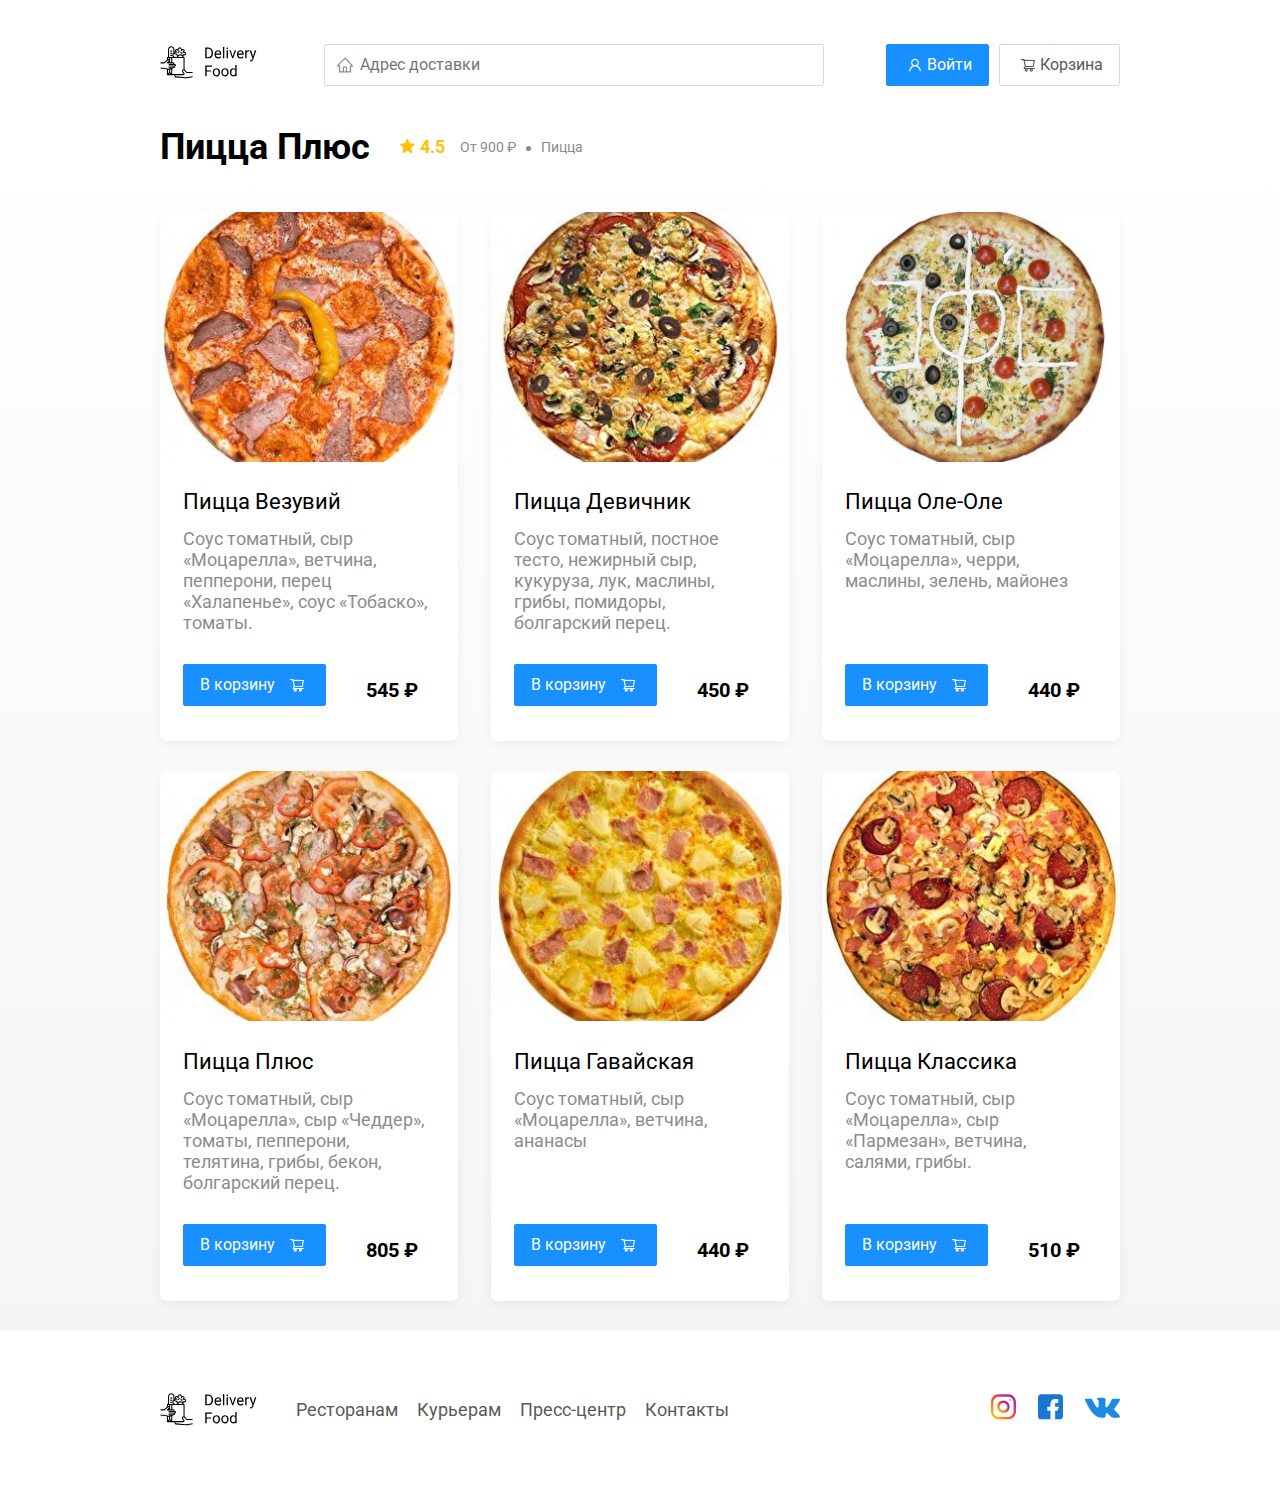
<file: restaurant.html>
<!DOCTYPE html>
<html lang="ru">

<head>
	<meta charset="UTF-8" />
	<meta name="viewport" content="width=device-width, initial-scale=1.0" />
	<title>PizzaBurger — доставка еды на дом</title>
	<link href="https://fonts.googleapis.com/css?family=Roboto:400,700&display=swap&subset=cyrillic" rel="stylesheet" />
	<link rel="stylesheet" href="css/normalize.css" />
	<link rel="stylesheet" href="css/style.css" />
</head>

<body>
	<div class="container">
		<header class="header">
			<a href="index.html" class="logo">
				<img src="img/icon/logo.svg" alt="Logo" />
			</a>
			<label class="address">
				<input type="text" class="input input-address" placeholder="Адрес доставки" />
			</label>
			<div class="buttons">
				<button class="button button-primary button-auth">
					<span class="button-auth-svg"></span>
					<span class="button-text">Войти</span>
				</button>
				<button class="button" id="cart-button">
					<span class="button-cart-svg"></span>
					<span class="button-text">Корзина</span>
				</button>
			</div>
		</header>
	</div>
	<!-- /.container  -->

	<main class="main">
		<div class="container">
			<section class="menu">
				<div class="section-heading">
					<h2 class="section-title restaurant-title">Пицца Плюс</h2>
					<div class="card-info">
						<div class="rating">
							4.5
						</div>
						<div class="price">От 900 ₽</div>
						<div class="category">Пицца</div>
					</div>
					<!-- /.card-info -->
				</div>
				<div class="cards cards-menu">
					<div class="card">
						<img src="img/pizza-plus/pizza-vesuvius.jpg" alt="image" class="card-image" />
						<div class="card-text">
							<div class="card-heading">
								<h3 class="card-title card-title-reg">Пицца Везувий</h3>
							</div>
							<!-- /.card-heading -->
							<div class="card-info">
								<div class="ingredients">Соус томатный, сыр «Моцарелла», ветчина, пепперони, перец
									«Халапенье», соус «Тобаско», томаты.
								</div>
							</div>
							<!-- /.card-info -->
							<div class="card-buttons">
								<button class="button button-primary button-add-cart">
									<span class="button-card-text">В корзину</span>
									<span class="button-cart-svg"></span>
								</button>
								<strong class="card-price-bold">545 ₽</strong>
							</div>
						</div>
						<!-- /.card-text -->
					</div>
					<!-- /.card -->

					<div class="card">
						<img src="img/pizza-plus/pizza-girls.jpg" alt="image" class="card-image" />
						<div class="card-text">
							<div class="card-heading">
								<h3 class="card-title card-title-reg">Пицца Девичник</h3>
							</div>
							<!-- /.card-heading -->
							<div class="card-info">
								<div class="ingredients">Соус томатный, постное тесто, нежирный сыр, кукуруза, лук, маслины,
									грибы, помидоры, болгарский перец.
								</div>
							</div>
							<!-- /.card-info -->
							<div class="card-buttons">
								<button class="button button-primary button-add-cart">
									<span class="button-card-text">В корзину</span>
									<span class="button-cart-svg"></span>
								</button>
								<strong class="card-price-bold">450 ₽</strong>
							</div>
						</div>
						<!-- /.card-text -->
					</div>
					<!-- /.card -->

					<div class="card">
						<img src="img/pizza-plus/pizza-oleole.jpg" alt="image" class="card-image" />
						<div class="card-text">
							<div class="card-heading">
								<h3 class="card-title card-title-reg">Пицца Оле-Оле</h3>
							</div>
							<!-- /.card-heading -->
							<div class="card-info">
								<div class="ingredients">Соус томатный, сыр «Моцарелла», черри, маслины, зелень, майонез
								</div>
							</div>
							<!-- /.card-info -->
							<div class="card-buttons">
								<button class="button button-primary button-add-cart">
									<span class="button-card-text">В корзину</span>
									<span class="button-cart-svg"></span>
								</button>
								<strong class="card-price-bold">440 ₽</strong>
							</div>
						</div>
						<!-- /.card-text -->
					</div>
					<!-- /.card -->

					<div class="card">
						<img src="img/pizza-plus/pizza-plus.jpg" alt="image" class="card-image" />
						<div class="card-text">
							<div class="card-heading">
								<h3 class="card-title card-title-reg">Пицца Плюс</h3>
							</div>
							<!-- /.card-heading -->
							<div class="card-info">
								<div class="ingredients">Соус томатный, сыр «Моцарелла», сыр «Чеддер», томаты, пепперони,
									телятина, грибы, бекон, болгарский перец.
								</div>
							</div>
							<!-- /.card-info -->
							<div class="card-buttons">
								<button class="button button-primary button-add-cart">
									<span class="button-card-text">В корзину</span>
									<span class="button-cart-svg"></span>
								</button>
								<strong class="card-price-bold">805 ₽</strong>
							</div>
						</div>
						<!-- /.card-text -->
					</div>
					<!-- /.card -->

					<div class="card">
						<img src="img/pizza-plus/pizza-hawaiian.jpg" alt="image" class="card-image" />
						<div class="card-text">
							<div class="card-heading">
								<h3 class="card-title card-title-reg">Пицца Гавайская</h3>
							</div>
							<!-- /.card-heading -->
							<div class="card-info">
								<div class="ingredients">Соус томатный, сыр «Моцарелла», ветчина, ананасы</div>
							</div>
							<!-- /.card-info -->
							<div class="card-buttons">
								<button class="button button-primary button-add-cart">
									<span class="button-card-text">В корзину</span>
									<span class="button-cart-svg"></span>
								</button>
								<strong class="card-price-bold">440 ₽</strong>
							</div>
						</div>
						<!-- /.card-text -->
					</div>
					<!-- /.card -->

					<div class="card">
						<img src="img/pizza-plus/pizza-classic.jpg" alt="image" class="card-image" />
						<div class="card-text">
							<div class="card-heading">
								<h3 class="card-title card-title-reg">Пицца Классика</h3>
							</div>
							<!-- /.card-heading -->
							<div class="card-info">
								<div class="ingredients">Соус томатный, сыр «Моцарелла», сыр «Пармезан», ветчина, салями,
									грибы.
								</div>
							</div>
							<!-- /.card-info -->
							<div class="card-buttons">
								<button class="button button-primary button-add-cart">
									<span class="button-card-text">В корзину</span>
									<span class="button-cart-svg"></span>
								</button>
								<strong class="card-price-bold">510 ₽</strong>
							</div>
						</div>
						<!-- /.card-text -->
					</div>
					<!-- /.card -->
				</div>
				<!-- /.cards -->
			</section>
		</div>
		<!-- /.container -->
	</main>

	<footer class="footer">
		<div class="container">
			<div class="footer-block">
				<img src="img/icon/logo.svg" alt="logo" class="logo footer-logo" />
				<nav class="footer-nav">
					<a href="#" class="footer-link">Ресторанам </a>
					<a href="#" class="footer-link">Курьерам</a>
					<a href="#" class="footer-link">Пресс-центр</a>
					<a href="#" class="footer-link">Контакты</a>
				</nav>
				<div class="social-links">
					<a href="#" class="social-link"><img src="img/social/instagram.svg" alt="instagram" /></a>
					<a href="#" class="social-link"><img src="img/social/fb.svg" alt="facebook" /></a>
					<a href="#" class="social-link"><img src="img/social/vk.svg" alt="vk" /></a>
				</div>
				<!-- /.social-links -->
			</div>
			<!-- /.footer-block -->
		</div>
	</footer>

	<div class="modal modal-cart">
		<div class="modal-dialog">
			<div class="modal-header">
				<h3 class="modal-title">Корзина</h3>
				<button class="close">&times;</button>
			</div>
			<!-- /.modal-header -->
			<div class="modal-body">
				<div class="food-row">
					<span class="food-name">Ролл угорь стандарт</span>
					<strong class="food-price">250 ₽</strong>
					<div class="food-counter">
						<button class="counter-button">-</button>
						<span class="counter">1</span>
						<button class="counter-button">+</button>
					</div>
				</div>
				<!-- /.foods-row -->
				<div class="food-row">
					<span class="food-name">Ролл угорь стандарт</span>
					<strong class="food-price">250 ₽</strong>
					<div class="food-counter">
						<button class="counter-button">-</button>
						<span class="counter">1</span>
						<button class="counter-button">+</button>
					</div>
				</div>
				<!-- /.foods-row -->
				<div class="food-row">
					<span class="food-name">Ролл угорь стандарт</span>
					<strong class="food-price">250 ₽</strong>
					<div class="food-counter">
						<button class="counter-button">-</button>
						<span class="counter">1</span>
						<button class="counter-button">+</button>
					</div>
				</div>
				<!-- /.foods-row -->
				<div class="food-row">
					<span class="food-name">Ролл угорь стандарт</span>
					<strong class="food-price">250 ₽</strong>
					<div class="food-counter">
						<button class="counter-button">-</button>
						<span class="counter">1</span>
						<button class="counter-button">+</button>
					</div>
				</div>
				<!-- /.foods-row -->
			</div>
			<!-- /.modal-body -->
			<div class="modal-footer">
				<span class="modal-pricetag">1250 ₽</span>
				<div class="footer-buttons">
					<button class="button button-primary">Оформить заказ</button>
					<button class="button clear-cart">Отмена</button>
				</div>
			</div>
			<!-- /.modal-footer -->
		</div>
		<!-- /.modal-dialog -->
	</div>


	<script src="js/main.js"></script>
</body>

</html>
</file>
<file: css/style.css>
* {
	box-sizing: border-box;
}

body {
	font-family: "Roboto", sans-serif;
	padding-top: 44px;
}

a,
button {
	cursor: pointer;
	color: inherit;
}

.hide {
	display: none;
}

.container {
	max-width: 1200px;
	margin: auto;
}

.header {
	display: flex;
	align-items: center;
	justify-content: space-between;
	margin-bottom: 40px;
}

.input {
	background-color: #ffffff;
	border: 1px solid #d9d9d9;
	border-radius: 2px;
	font-size: 16px;
	line-height: 24px;
	padding: 8px 8px 8px 35px;
	background-repeat: no-repeat;
	background-position: left 11px center;
}

.address {
	flex: 0.8;
}

.input-address {
	width: 100%;
	background-image: url(../img/icon/home.svg);
}

.search {
	margin-left: auto;
}

.input-search {
	width: 300px;
	background-image: url(../img/icon/search.svg);

}

.buttons {
	display: flex;
	align-items: center;
}

.button {
	display: flex;
	align-items: center;
	padding: 8px 16px;
	background: #ffffff;
	border: 1px solid #d9d9d9;
	box-sizing: border-box;
	box-shadow: 0 0 2px rgba(0, 0, 0, 0.0015);
	border-radius: 2px;
	color: #595959;
	font-size: 16px;
	line-height: 24px;
}

.button:hover {
	background: #1890ff;
	border: 1px solid #1890ff;
	color: #fff;
}


.button-primary {
	background: #1890ff;
	border: 1px solid #1890ff;
	color: #fff;
	margin-right: 10px;
}

.button-primary:hover {
	background: #ffffff;
	border: 1px solid #d9d9d9;
	color: #595959;
}

.button-icon {
	margin-right: 6px;
}

.button-card-text {
	margin-right: 10px;
}

.button-auth {
	background-position: 20px 13px;
}

.button-primary .button-auth-svg {
	width: 24px;
	height: 24px;
	background-color: #fff;
	-webkit-mask: url("../img/icon/user.svg") no-repeat 50% 50%;
	mask: url("../img/icon/user.svg") no-repeat 50% 50%;
	background-repeat: no-repeat;
}

.button-primary:hover .button-auth-svg {
	background-color: #595959;
}

.button .button-cart-svg {
	width: 24px;
	height: 24px;
	background-color: #595959;
	-webkit-mask: url("../img/icon/shopping-cart.svg") no-repeat 50% 50%;
	mask: url("../img/icon/shopping-cart.svg") no-repeat 50% 50%;
	background-repeat: no-repeat;
}

.button-primary .button-cart-svg {
	background-color: #fff;
}

.button:hover .button-cart-svg {
	background-color: #fff;
}

.button-primary:hover .button-cart-svg {
	background-color: #595959;
}

.button-cart {
	display: none;
	margin: 0 5px;
}

.button-out {
	display: none;
	margin: 0 5px;
}

.user-name {
	display: none;
	margin-right: 20px;
	font-weight: bold;
	font-size: 18px;
}

.promo-slider {

	width: 600px;
	height: 300px;

}

.promo {
	box-shadow: 0 7px 12px rgba(158, 158, 163, 0.1);
	border-radius: 10px;
	padding: 68px 70px;
	margin-bottom: 56px;
}

.pizza {
	background: #fff1b8 url(../img/promo/pizza.png) no-repeat top -100px right -250px / 830px
}

.kebab {
	background: #D6E4FF url(../img/promo/kebab.png) no-repeat top 45px right 40px / 450px;
}

.vegetables {
	background: #FFF566 url(../img/promo/vegetables.png) no-repeat top 0 right 0 / 825px
}

.sushi {
	background: #FFF1F0 url(../img/promo/sushi.png) no-repeat top 10px right 15px / 500px
}

.promo-title {
	font-style: normal;
	font-weight: bold;
	font-size: 39px;
	line-height: 46px;
	color: #302c34;
}

.promo-text {
	font-style: normal;
	font-weight: normal;
	font-size: 24px;
	line-height: 28px;
	color: #302c34;
	max-width: 538px;
}

.main {
	background: linear-gradient(180deg, rgba(245, 245, 245, 0) 1.04%, #f5f5f5 100%);
}

.section-heading {
	display: flex;
	align-items: center;
	margin-bottom: 44px;
}

.section-title {
	font-style: normal;
	font-weight: bold;
	font-size: 36px;
	line-height: 42px;
	margin: 0 30px 0 0;
	color: #000000;
}

.cards {
	display: flex;
	align-items: flex-start;
	justify-content: space-between;
	flex-wrap: wrap;
}

.card {
	background: #ffffff;
	box-shadow: 0 4px 12px rgba(0, 0, 0, 0.05);
	border-radius: 7px;
	overflow: hidden;
	margin-bottom: 30px;
	flex-basis: 31%;
	text-decoration: none;

}

.card-restaurant {
	cursor: pointer
}

.card-image {
	width: 100%;
	height: 250px;
	object-fit: cover;
}


.card-text {
	padding: 20px 23px 35px;
	min-height: 275px;
	display: flex;
	flex-direction: column;
}



.restaurants .card-text {
	min-height: auto;
}

.card-heading {
	display: flex;
	align-items: center;
	justify-content: space-between;
	margin-bottom: 10px;
}

.card-title {
	margin: 0;
	font-style: normal;
	font-weight: bold;
	font-size: 22px;
	line-height: 32px;
}

.card-title-reg {
	font-weight: 400;
}

.card-tag {
	font-style: normal;
	font-weight: normal;
	font-size: 12px;
	line-height: 20px;
	color: #ffffff;
	background: #262626;
	border-radius: 2px;
	padding: 1px 8px;
}

.card-info {
	display: flex;
	align-items: center;
	flex-wrap: wrap;
}

.card-buttons {
	display: flex;
	margin-top: 24px;
	flex-grow: 1;
	align-items: flex-end;
}

.card-price-bold {
	font-weight: bold;
	font-size: 20px;
	line-height: 32px;
	margin-left: 30px;
}

.rating {
	background-image: url("../img/icon/rating.svg");
	background-repeat: no-repeat;
	background-position: 0 7px;
	padding-left: 20px;
	margin-right: 26px;
	color: #ffc107;
	font-weight: bold;
	font-size: 18px;
	line-height: 32px;
}

.price,
.category {
	color: #8c8c8c;
	font-size: 18px;
	line-height: 32px;
}

.price {
	margin-right: 10px;
}

.ingredients {
	color: #8c8c8c;
	font-size: 18px;
	line-height: 21px;
}

.category {
	text-overflow: ellipsis;
	overflow: hidden;
	white-space: nowrap;
	max-width: 150px;
}

.price:after {
	content: "";
	width: 5px;
	height: 5px;
	background-color: #8c8c8c;
	display: inline-block;
	vertical-align: middle;
	border-radius: 50%;
	margin-left: 10px;
}

.footer {
	padding: 60px 0;
}

.footer-block {
	display: flex;
	align-items: center;
	justify-content: space-between;
}

.footer-nav {
	margin-left: 35px;
	margin-right: auto;
}

.footer-link {
	display: inline-block;
	color: #595959;
	font-style: normal;
	font-weight: normal;
	font-size: 18px;
	line-height: 21px;
	text-decoration: none;
}

.footer-link:not(:last-child) {
	margin-right: 15px;
}

.social-links {
	display: flex;
	align-items: center;
}

.social-link:not(:last-child) {
	margin-right: 21px;
}

.modal {
	position: fixed;
	left: 0;
	top: 0;
	width: 100%;
	height: 100%;
	background: rgba(0, 0, 0, 0.4);
	display: none;
	z-index: 999;
}

.modal-auth {
	position: fixed;
	left: 0;
	top: 0;
	width: 100%;
	height: 100%;
	background: rgba(0, 0, 0, 0.4);
	display: none;
	z-index: 999;
}

.is-open {
	display: flex;
}

.modal-dialog {
	max-width: 780px;
	width: 95%;
	background: #ffffff;
	border-radius: 5px;
	margin: auto;
	padding: 40px 45px;
}

.modal-dialog-auth {
	width: auto;
	position: relative;
}

.label-auth {
	display: block;
	margin: 30px;
}

.label-auth span {
	width: 80px;
	display: inline-block;
}

.modal-header {
	display: flex;
	align-items: center;
	justify-content: space-between;
	margin-bottom: 45px;
}

.modal-title {
	margin: 0;
	font-weight: bold;
	font-size: 36px;
	line-height: 42px;
}

.close {
	font-size: 36px;
	border: none;
	background-color: transparent;
}

.close-auth {
	font-size: 36px;
	border: none;
	background-color: transparent;
	position: absolute;
	top: 10px;
	right: 20px;
}

.modal-body {
	margin-bottom: 22px;
}

.food-row {
	display: flex;
	align-items: flex-start;
	justify-content: space-between;
	padding-bottom: 8px;
	border-bottom: 1px solid #d9d9d9;
	margin-bottom: 15px;
}

.food-name {
	font-weight: normal;
	font-size: 18px;
	line-height: 32px;
}

.food-price {
	margin-left: auto;
	margin-right: 47px;
	font-weight: bold;
	font-size: 20px;
	line-height: 32px;
}

.food-counter {
	display: flex;
	align-items: center;
}

.counter-button {
	display: flex;
	align-items: center;
	justify-content: center;
	width: 39px;
	height: 32px;
	background: #ffffff;
	border: 1px solid #40a9ff;
	box-sizing: border-box;
	border-radius: 2px;
	font-weight: normal;
	font-size: 14px;
	line-height: 22px;
	color: #40a9ff;
}

.counter-button:hover {
	background: #40a9ff;
	border: 1px solid #ffffff;
	color: #ffffff;
}

.counter {
	font-size: 16px;
	line-height: 24px;
	margin-left: 10px;
	margin-right: 10px;
}

.modal-footer {
	display: flex;
	align-items: center;
	justify-content: space-between;
}

.modal-auth .modal-footer {
	justify-content: flex-end;
}

.footer-buttons {
	display: flex;
	align-items: center;
}

.modal-pricetag {
	background: #262626;
	border-radius: 5px;
	color: #ffffff;
	padding: 15px 20px;
	font-size: 20px;
	line-height: 23px;
}

@media (max-width: 1366px) {
	.container {
		max-width: 960px;
	}

	.pizza {
		background-position: center right -300px;
		background-size: 750px;
	}


	.kebab {
		background-position: top -5px right -93px;
		background-size: 530px;
	}

	.vegetables {
		background-position: top 0 right -93px;
		background-size: 820px;
	}

	.sushi {
		background-position: center right -90px;
	}

	.rating {
		margin-right: 15px;
	}

	.category,
	.price {
		font-size: 14px;
	}
}

@media (max-width: 992px) {
	.container {
		max-width: 750px;
	}



	.pizza {
		padding: 50px;
		background-size: 500px;
		background-position: center right -200px;
	}


	.kebab {
		background-position: top 55px right -100px;
		background-size: 385px;
	}

	.vegetables {
		background-position: top 0 right -280px;
		background-size: 810px;
	}

	.sushi {
		background-position: top 30px right -175px;
	}



	.promo-text {
		font-size: 18px;
		max-width: 400px;
	}

	.card {
		flex-basis: 49%;
	}

	.footer-link {
		font-size: 16px;
	}
}

@media (max-width: 768px) {
	.container {
		max-width: 560px;
	}

	.card-info {
		flex-wrap: wrap;
	}

	.card .rating {
		flex-basis: 100%;
	}

	.card-title {
		font-size: 18px;
	}

	.card-text {
		min-height: 290px;
	}

	.card-price-bold {
		margin-left: 20px;
	}


	.pizza {
		background-size: 400px;
		background-position: bottom 50px right -200px;
	}


	.kebab {
		background-position: top -5px right -74px;
		background-size: 300px;
	}

	.vegetables {
		background-position: top 0 right -240px;
		background-size: 702px;
	}

	.sushi {
		background-position: top -24px right -75px;
		background-size: 302px;
	}

	.promo-title {
		font-size: 24px;
		line-height: 1.4;
	}

	.promo-text {
		margin-top: 0;
	}
}

@media (max-width: 578px) {
	.container {
		width: 90%;
	}

	.address {
		min-width: 100%;
		order: 1;
	}

	.header {
		flex-wrap: wrap;
	}

	.input-address {
		margin-top: 15px;
		order: 5;
		flex: 1;
	}

	.promo {
		background-image: none;
	}

	.promo-title {
		margin-bottom: 10px;
	}

	.section-title {
		font-size: 20px;
	}

	.card {
		flex-basis: 100%;
	}

	.card-text {
		min-height: auto;
	}

	.card-image {
		width: 100%;
	}

	.footer {
		padding: 30px 0;
	}

	.footer-block {
		align-items: flex-start;
	}

	.footer-nav {
		margin-left: 0;
		margin-right: 0;
		order: 0;
		display: flex;
		flex-direction: column;
	}

	.footer-logo {
		margin-right: 15px;
		order: 1;
	}

	.social-links {
		order: 2;
	}
}

@media (max-width: 480px) {
	.button-text {
		display: none;
	}

	.button-icon {
		margin: 0;
	}

	.user-name {
		margin: 10px;

	}

	.buttons {
		flex-wrap: wrap;
		margin-left: auto;
	}

	.button {
		min-height: 40px;
		padding: 5px 12px;

	}

	.button-out-svg {
		width: 24px;
		height: 24px;
		background-color: #fff;
		-webkit-mask: url(../img/icon/logout.svg) no-repeat 50% 50%;
		mask: url(../img/icon/logout.svg) no-repeat 50% 50%;
		background-repeat: no-repeat;
		-webkit-mask-size: 20px;
		mask-size: 20px;
	}

	.promo {
		padding: 20px;
	}

	.section-heading {
		flex-wrap: wrap;
	}

	.footer-block {
		flex-wrap: wrap;
		flex-direction: column;
		align-items: center;
	}

	.footer-logo {
		order: 0;
		margin-bottom: 20px;
	}

	.footer-nav {
		margin-bottom: 20px;
		text-align: center;
	}

	.footer-link:not(:last-child) {
		margin-right: 0;
	}
}
</file>
